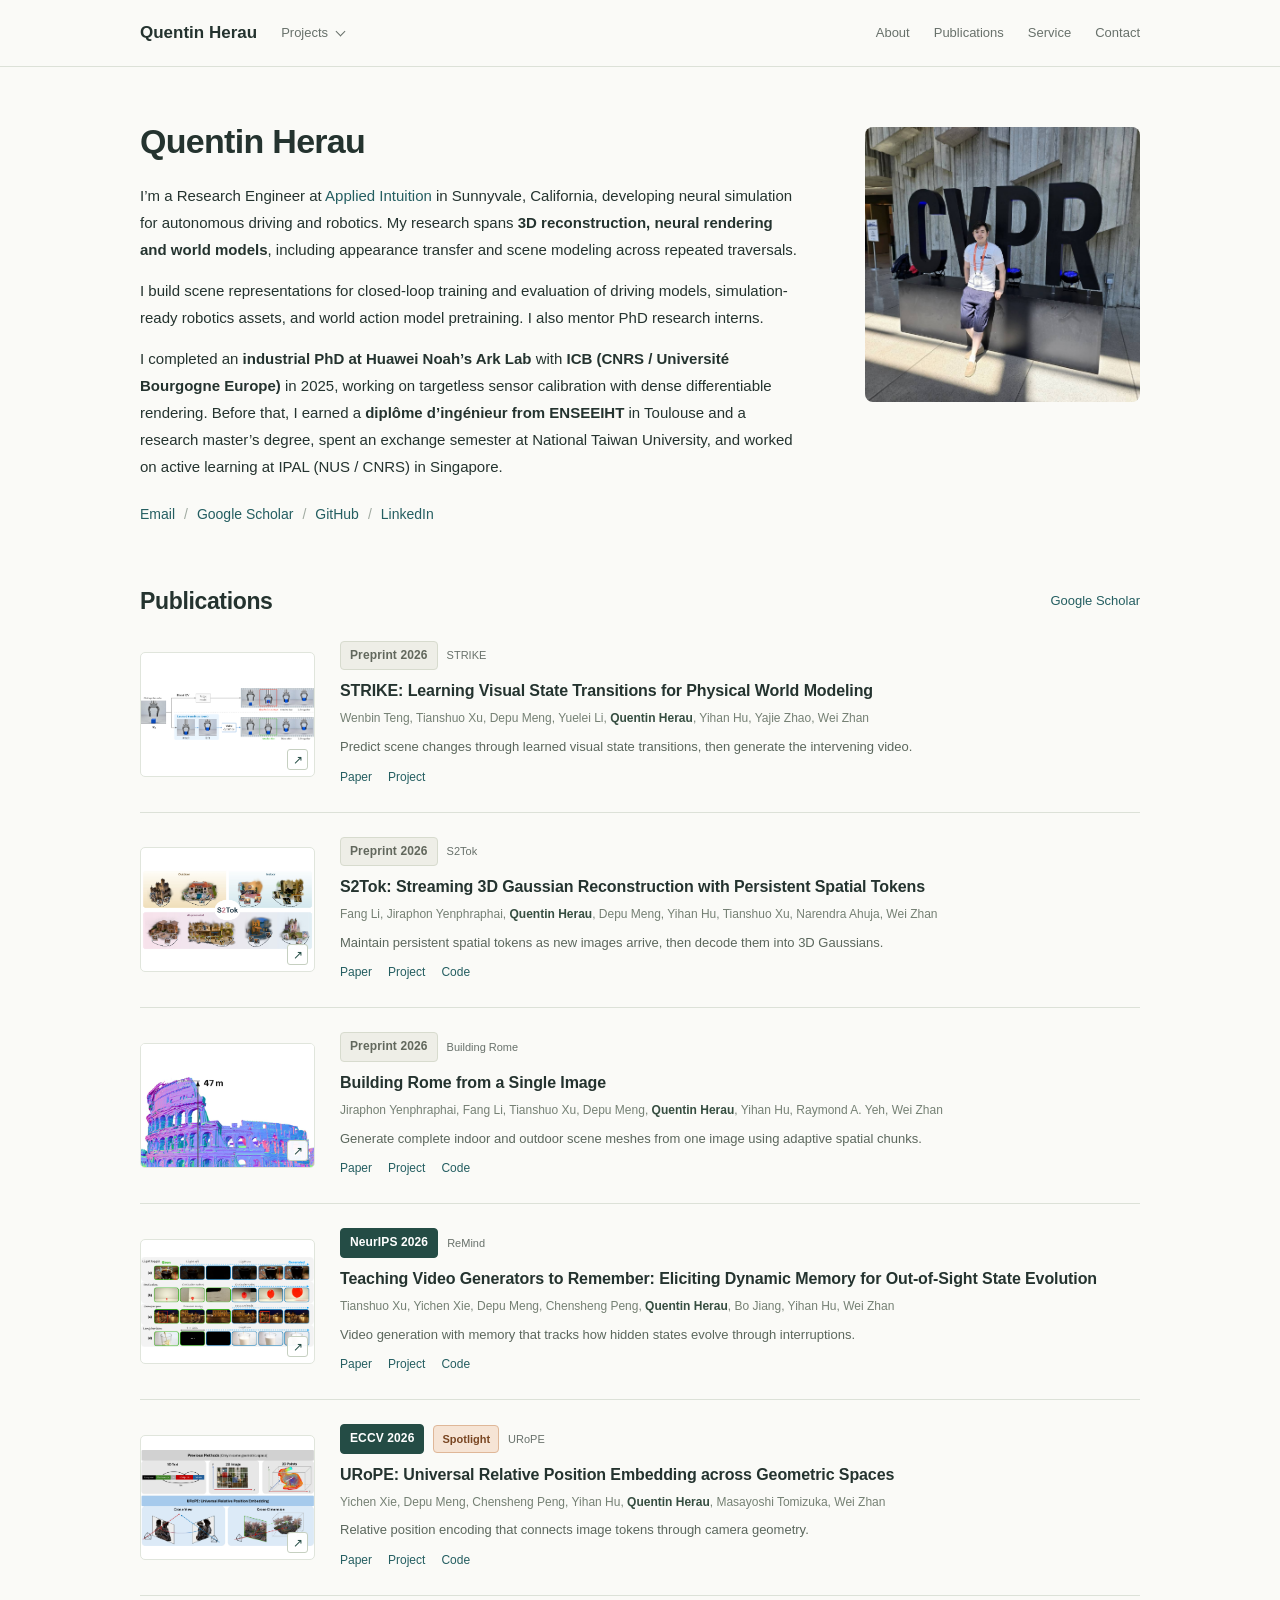
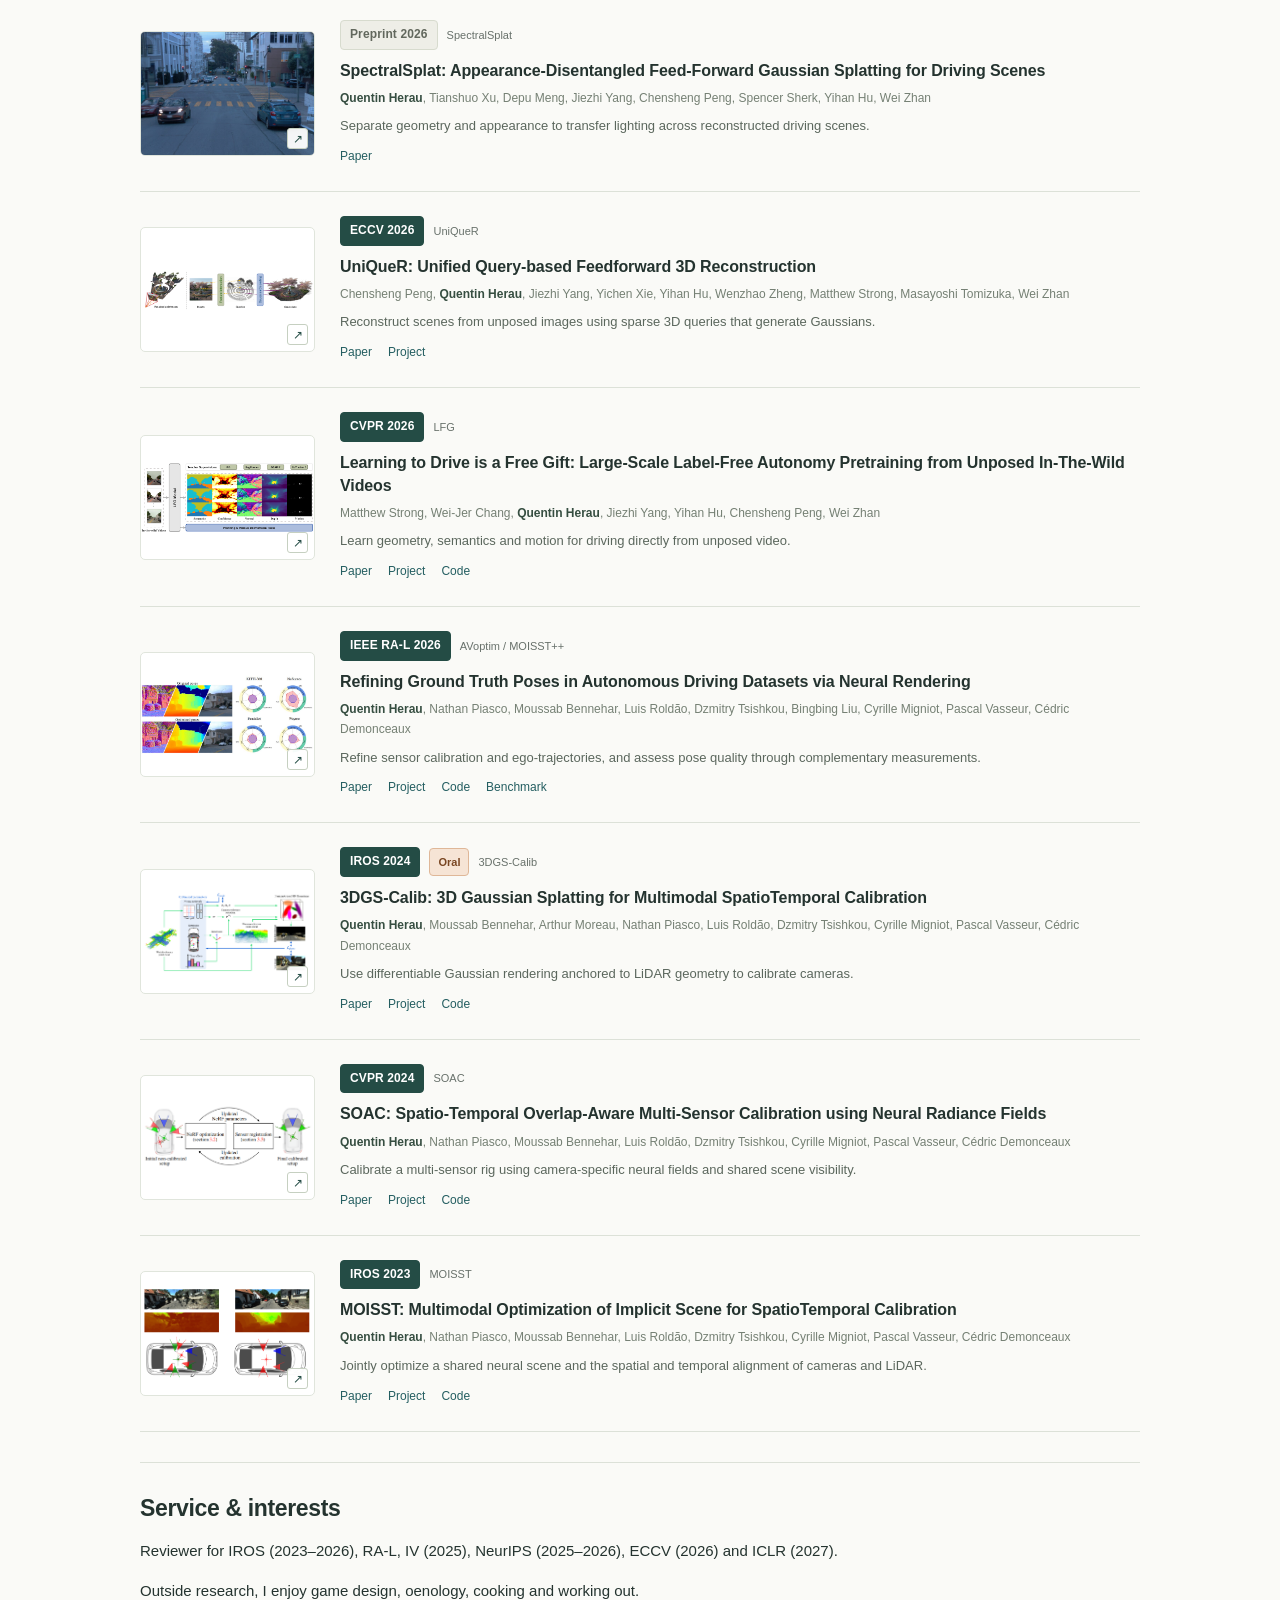
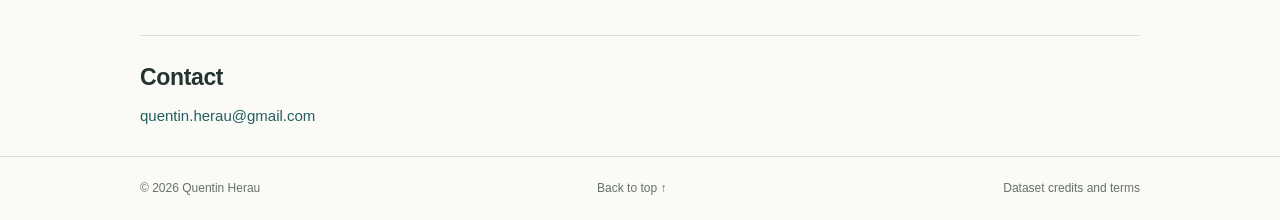
<file: index.html>
<!doctype html>
<html lang="en"><head><meta charset="utf-8"><meta name="viewport" content="width=device-width,initial-scale=1">
<title>Quentin Herau | 3D Vision &amp; Neural Rendering</title>
<meta name="description" content="Quentin Herau, Research Engineer at Applied Intuition. Publications on 3D reconstruction, neural rendering, world models and camera–LiDAR calibration.">
<meta name="author" content="Quentin Herau">
<meta name="robots" content="max-image-preview:large">
<meta name="theme-color" content="#fafaf7">
<link rel="canonical" href="https://qherau.github.io/">
<meta property="og:title" content="Quentin Herau | 3D Vision &amp; Neural Rendering">
<meta property="og:description" content="Quentin Herau, Research Engineer at Applied Intuition. Publications on 3D reconstruction, neural rendering, world models and camera–LiDAR calibration.">
<meta property="og:type" content="profile">
<meta property="og:site_name" content="Quentin Herau">
<meta property="og:locale" content="en_US">
<meta property="og:url" content="https://qherau.github.io/">
<meta property="profile:first_name" content="Quentin">
<meta property="profile:last_name" content="Herau">
<meta property="og:image" content="https://qherau.github.io/assets/quentin-herau-cvpr.jpg">
<meta property="og:image:width" content="1280">
<meta property="og:image:height" content="1226">
<meta property="og:image:alt" content="Quentin Herau standing beside the CVPR sign.">
<meta name="twitter:card" content="summary">
<meta name="twitter:title" content="Quentin Herau | 3D Vision &amp; Neural Rendering">
<meta name="twitter:description" content="Quentin Herau, Research Engineer at Applied Intuition. Publications on 3D reconstruction, neural rendering, world models and camera–LiDAR calibration.">
<meta name="twitter:image" content="https://qherau.github.io/assets/quentin-herau-cvpr.jpg">
<meta name="twitter:image:alt" content="Quentin Herau standing beside the CVPR sign.">
<script type="application/ld+json">{
  "@context": "https://schema.org",
  "@graph": [
    {
      "@type": "WebSite",
      "@id": "https://qherau.github.io/#website",
      "url": "https://qherau.github.io/",
      "name": "Quentin Herau",
      "inLanguage": "en",
      "author": {
        "@id": "https://qherau.github.io/#person"
      }
    },
    {
      "@type": "ProfilePage",
      "@id": "https://qherau.github.io/#profile",
      "url": "https://qherau.github.io/",
      "name": "Quentin Herau | 3D Vision & Neural Rendering",
      "description": "Quentin Herau, Research Engineer at Applied Intuition. Publications on 3D reconstruction, neural rendering, world models and camera–LiDAR calibration.",
      "inLanguage": "en",
      "isPartOf": {
        "@id": "https://qherau.github.io/#website"
      },
      "mainEntity": {
        "@id": "https://qherau.github.io/#person"
      }
    },
    {
      "@type": "Person",
      "@id": "https://qherau.github.io/#person",
      "name": "Quentin Herau",
      "url": "https://qherau.github.io/",
      "image": "https://qherau.github.io/assets/quentin-herau-cvpr.jpg",
      "jobTitle": "Research Engineer",
      "worksFor": {
        "@type": "Organization",
        "name": "Applied Intuition",
        "url": "https://www.appliedintuition.com/"
      },
      "knowsAbout": [
        "3D reconstruction",
        "Neural rendering",
        "World models",
        "Camera–LiDAR calibration",
        "Autonomous driving",
        "Robotics"
      ],
      "sameAs": [
        "https://scholar.google.com/citations?user=dxHTZAkAAAAJ&hl=en",
        "https://github.com/qherau",
        "https://www.linkedin.com/in/quentin-herau-phd-38378b140"
      ]
    }
  ]
}</script>
<link rel="icon" href="data:,"><link rel="stylesheet" href="assets/personal.css?v=878e41f2a589"><script src="assets/personal.js?v=13d320687bf7" defer></script></head>
<body><a class="skip-link" href="#main">Skip to content</a>
<header class="site-header"><nav class="wrap nav" aria-label="Main navigation"><div class="nav-start"><a class="brand" href="#top">Quentin Herau</a><details class="site-switcher" data-site-switcher><summary>Projects</summary><nav class="site-options" aria-label="Projects"><a href="https://qherau.github.io/" data-preview-path="../Personal/" aria-current="page">Personal page</a><a href="https://qherau.github.io/MOISST/" data-preview-path="../MOISST/">MOISST</a><a href="https://qherau.github.io/SOAC/" data-preview-path="../SOAC/">SOAC</a><a href="https://qherau.github.io/3DGS-Calib/" data-preview-path="../3DGS-Calib/">3DGS-Calib</a><a href="https://qherau.github.io/AVoptim/" data-preview-path="../AVoptim/">AVoptim</a></nav></details></div><button class="menu-button" type="button" data-menu aria-controls="nav-links" aria-expanded="false">Menu</button><div class="nav-links" id="nav-links"><a href="#top">About</a><a href="#publications">Publications</a><a href="#background">Service</a><a href="mailto:quentin.herau@gmail.com">Contact</a></div></nav></header>
<main id="main"><section class="intro wrap" id="top" aria-labelledby="name"><div class="intro-copy">
<h1 id="name">Quentin Herau</h1>
<p>I’m a Research Engineer at <a href="https://www.appliedintuition.com/">Applied Intuition</a> in Sunnyvale, California, developing neural simulation for autonomous driving and robotics. My research spans <strong>3D reconstruction, neural rendering and world models</strong>, including appearance transfer and scene modeling across repeated traversals.</p>
<p>I build scene representations for closed-loop training and evaluation of driving models, simulation-ready robotics assets, and world action model pretraining. I also mentor PhD research interns.</p>
<p>I completed an <strong>industrial PhD at Huawei Noah’s Ark Lab</strong> with <strong>ICB (CNRS / Université Bourgogne Europe)</strong> in 2025, working on targetless sensor calibration with dense differentiable rendering. Before that, I earned a <strong>diplôme d’ingénieur from ENSEEIHT</strong> in Toulouse and a research master’s degree, spent an exchange semester at National Taiwan University, and worked on active learning at IPAL (NUS / CNRS) in Singapore.</p>
<div class="profile-links"><a href="mailto:quentin.herau@gmail.com">Email</a><span aria-hidden="true">/</span><a class="" href="https://scholar.google.com/citations?user=dxHTZAkAAAAJ&amp;hl=en" rel="me">Google Scholar</a><span aria-hidden="true">/</span><a class="" href="https://github.com/qherau" rel="me">GitHub</a><span aria-hidden="true">/</span><a class="" href="https://www.linkedin.com/in/quentin-herau-phd-38378b140" rel="me">LinkedIn</a></div></div>
<figure class="portrait-frame"><img id="profile-photo" src="assets/quentin-herau-cvpr.jpg" width="1280" height="1226" alt="Quentin Herau standing beside the CVPR sign." fetchpriority="high"></figure></section>
<section class="publications-section wrap" id="publications" aria-labelledby="publications-title"><div class="section-heading"><h2 id="publications-title">Publications</h2><a class="text-link" href="https://scholar.google.com/citations?user=dxHTZAkAAAAJ&amp;hl=en" rel="me">Google Scholar</a></div>
<div class="papers"><article class="paper" data-topic="worlds" id="paper-strike">
    <a class="paper-image zoom-image" href="assets/strike-teaser.png" data-caption="Published STRIKE comparison: a robotic gripper attaches to a cube before lifting it, using learned visual transitions." aria-label="Enlarge STRIKE figure"><img src="assets/strike-teaser.png" width="2028" height="600" alt="Published STRIKE comparison: a robotic gripper attaches to a cube before lifting it, using learned visual transitions." loading="lazy"><span class="image-corner" aria-hidden="true">↗</span></a>
    <div class="paper-content"><div class="paper-meta"><span class="venue-badge venue-preprint">Preprint 2026</span><span class="paper-name">STRIKE</span></div>
    <h3><a class="" href="https://arxiv.org/abs/2610.09514">STRIKE: Learning Visual State Transitions for Physical World Modeling</a></h3><p class="authors">Wenbin Teng, Tianshuo Xu, Depu Meng, Yuelei Li, <strong>Quentin Herau</strong>, Yihan Hu, Yajie Zhao, Wei Zhan</p><p class="paper-description">Predict scene changes through learned visual state transitions, then generate the intervening video.</p><div class="paper-links"><a class="" href="https://arxiv.org/abs/2610.09514">Paper</a><a class="" href="https://strike-applied.github.io/">Project</a></div></div></article><article class="paper" data-topic="reconstruction" id="paper-s2tok">
    <a class="paper-image zoom-image" href="assets/s2tok-teaser.jpg" data-caption="Published S2Tok reconstructions of outdoor, indoor and AI-generated scenes from sequential images." aria-label="Enlarge S2Tok figure"><img src="assets/s2tok-teaser.jpg" width="4800" height="2266" alt="Published S2Tok reconstructions of outdoor, indoor and AI-generated scenes from sequential images." loading="lazy"><span class="image-corner" aria-hidden="true">↗</span></a>
    <div class="paper-content"><div class="paper-meta"><span class="venue-badge venue-preprint">Preprint 2026</span><span class="paper-name">S2Tok</span></div>
    <h3><a class="" href="https://arxiv.org/abs/2610.08978">S2Tok: Streaming 3D Gaussian Reconstruction with Persistent Spatial Tokens</a></h3><p class="authors">Fang Li, Jiraphon Yenphraphai, <strong>Quentin Herau</strong>, Depu Meng, Yihan Hu, Tianshuo Xu, Narendra Ahuja, Wei Zhan</p><p class="paper-description">Maintain persistent spatial tokens as new images arrive, then decode them into 3D Gaussians.</p><div class="paper-links"><a class="" href="https://arxiv.org/abs/2610.08978">Paper</a><a class="" href="https://s2tok.github.io/">Project</a><a class="" href="https://github.com/Applied-Intuition-Open-Source/S2Tok">Code</a></div></div></article><article class="paper" data-topic="reconstruction" id="paper-building-rome">
    <a class="paper-image zoom-image" href="assets/building-rome-teaser.jpg" data-caption="Published Building Rome reconstruction of the Colosseum, shown with surface normals and a 47 metre height annotation." aria-label="Enlarge Building Rome figure"><img src="assets/building-rome-teaser.jpg" width="1024" height="1024" alt="Published Building Rome reconstruction of the Colosseum, shown with surface normals and a 47 metre height annotation." loading="lazy"><span class="image-corner" aria-hidden="true">↗</span></a>
    <div class="paper-content"><div class="paper-meta"><span class="venue-badge venue-preprint">Preprint 2026</span><span class="paper-name">Building Rome</span></div>
    <h3><a class="" href="https://arxiv.org/abs/2610.08790">Building Rome from a Single Image</a></h3><p class="authors">Jiraphon Yenphraphai, Fang Li, Tianshuo Xu, Depu Meng, <strong>Quentin Herau</strong>, Yihan Hu, Raymond A. Yeh, Wei Zhan</p><p class="paper-description">Generate complete indoor and outdoor scene meshes from one image using adaptive spatial chunks.</p><div class="paper-links"><a class="" href="https://arxiv.org/abs/2610.08790">Paper</a><a class="" href="https://build-rome.github.io/">Project</a><a class="" href="https://github.com/Applied-Intuition-Open-Source/BuildRome">Code</a></div></div></article><article class="paper" data-topic="worlds" id="paper-remind">
    <a class="paper-image zoom-image" href="assets/remind-teaser.png" data-caption="Published ReMind overview of evolving scene states and memory across interrupted observations." aria-label="Enlarge ReMind figure"><img src="assets/remind-teaser.png" width="2047" height="1063" alt="Published ReMind overview of evolving scene states and memory across interrupted observations." loading="lazy"><span class="image-corner" aria-hidden="true">↗</span></a>
    <div class="paper-content"><div class="paper-meta"><span class="venue-badge venue-published">NeurIPS 2026</span><span class="paper-name">ReMind</span></div>
    <h3><a class="" href="https://arxiv.org/abs/2605.25333">Teaching Video Generators to Remember: Eliciting Dynamic Memory for Out-of-Sight State Evolution</a></h3><p class="authors">Tianshuo Xu, Yichen Xie, Depu Meng, Chensheng Peng, <strong>Quentin Herau</strong>, Bo Jiang, Yihan Hu, Wei Zhan</p><p class="paper-description">Video generation with memory that tracks how hidden states evolve through interruptions.</p><div class="paper-links"><a class="" href="https://arxiv.org/abs/2605.25333">Paper</a><a class="" href="https://remind-applied.github.io/">Project</a><a class="" href="https://github.com/Applied-Intuition-Open-Source/ReMind">Code</a></div></div></article><article class="paper" data-topic="reconstruction" id="paper-urope">
    <a class="paper-image zoom-image" href="assets/urope-teaser.jpg" data-caption="Published URoPE concept figure connecting positions across views and geometric spaces." aria-label="Enlarge URoPE figure"><img src="assets/urope-teaser.jpg" width="3713" height="2067" alt="Published URoPE concept figure connecting positions across views and geometric spaces." loading="lazy"><span class="image-corner" aria-hidden="true">↗</span></a>
    <div class="paper-content"><div class="paper-meta"><span class="venue-badge venue-published">ECCV 2026</span><span class="venue-distinction">Spotlight</span><span class="paper-name">URoPE</span></div>
    <h3><a class="" href="https://arxiv.org/abs/2604.18747">URoPE: Universal Relative Position Embedding across Geometric Spaces</a></h3><p class="authors">Yichen Xie, Depu Meng, Chensheng Peng, Yihan Hu, <strong>Quentin Herau</strong>, Masayoshi Tomizuka, Wei Zhan</p><p class="paper-description">Relative position encoding that connects image tokens through camera geometry.</p><div class="paper-links"><a class="" href="https://arxiv.org/abs/2604.18747">Paper</a><a class="" href="https://urope-pe.github.io/">Project</a><a class="" href="https://github.com/Applied-Intuition-Open-Source/URoPE">Code</a></div></div></article><article class="paper" data-topic="reconstruction" id="paper-spectralsplat">
    <a class="paper-image zoom-image" href="assets/spectral-original.jpg" data-caption="Published SpectralSplat reconstruction of a street scene." aria-label="Enlarge SpectralSplat figure"><img src="assets/spectral-original.jpg" width="518" height="350" alt="Published SpectralSplat reconstruction of a street scene." loading="lazy"><span class="image-corner" aria-hidden="true">↗</span></a>
    <div class="paper-content"><div class="paper-meta"><span class="venue-badge venue-preprint">Preprint 2026</span><span class="paper-name">SpectralSplat</span></div>
    <h3><a class="" href="https://arxiv.org/abs/2604.03462">SpectralSplat: Appearance-Disentangled Feed-Forward Gaussian Splatting for Driving Scenes</a></h3><p class="authors"><strong>Quentin Herau</strong>, Tianshuo Xu, Depu Meng, Jiezhi Yang, Chensheng Peng, Spencer Sherk, Yihan Hu, Wei Zhan</p><p class="paper-description">Separate geometry and appearance to transfer lighting across reconstructed driving scenes.</p><div class="paper-links"><a class="" href="https://arxiv.org/abs/2604.03462">Paper</a></div></div></article><article class="paper" data-topic="reconstruction" id="paper-uniquer">
    <a class="paper-image zoom-image" href="assets/uniquer-teaser.png" data-caption="Published comparison of pixel-aligned and query-based 3D scene representations." aria-label="Enlarge UniQueR figure"><img src="assets/uniquer-teaser.png" width="4374" height="1048" alt="Published comparison of pixel-aligned and query-based 3D scene representations." loading="lazy"><span class="image-corner" aria-hidden="true">↗</span></a>
    <div class="paper-content"><div class="paper-meta"><span class="venue-badge venue-published">ECCV 2026</span><span class="paper-name">UniQueR</span></div>
    <h3><a class="" href="https://arxiv.org/abs/2603.22851">UniQueR: Unified Query-based Feedforward 3D Reconstruction</a></h3><p class="authors">Chensheng Peng, <strong>Quentin Herau</strong>, Jiezhi Yang, Yichen Xie, Yihan Hu, Wenzhao Zheng, Matthew Strong, Masayoshi Tomizuka, Wei Zhan</p><p class="paper-description">Reconstruct scenes from unposed images using sparse 3D queries that generate Gaussians.</p><div class="paper-links"><a class="" href="https://arxiv.org/abs/2603.22851">Paper</a><a class="" href="https://uniquer3d.github.io/">Project</a></div></div></article><article class="paper" data-topic="worlds" id="paper-lfg">
    <a class="paper-image zoom-image" href="assets/lfg-teaser.png" data-caption="Published LFG teaser showing observed and predicted scene geometry, semantics and motion." aria-label="Enlarge LFG figure"><img src="assets/lfg-teaser.png" width="2633" height="1108" alt="Published LFG teaser showing observed and predicted scene geometry, semantics and motion." loading="lazy"><span class="image-corner" aria-hidden="true">↗</span></a>
    <div class="paper-content"><div class="paper-meta"><span class="venue-badge venue-published">CVPR 2026</span><span class="paper-name">LFG</span></div>
    <h3><a class="" href="https://openaccess.thecvf.com/content/CVPR2026/html/Strong_Learning_to_Drive_is_a_Free_Gift_Large-Scale_Label-Free_Autonomy_CVPR_2026_paper.html">Learning to Drive is a Free Gift: Large-Scale Label-Free Autonomy Pretraining from Unposed In-The-Wild Videos</a></h3><p class="authors">Matthew Strong, Wei-Jer Chang, <strong>Quentin Herau</strong>, Jiezhi Yang, Yihan Hu, Chensheng Peng, Wei Zhan</p><p class="paper-description">Learn geometry, semantics and motion for driving directly from unposed video.</p><div class="paper-links"><a class="" href="https://openaccess.thecvf.com/content/CVPR2026/html/Strong_Learning_to_Drive_is_a_Free_Gift_Large-Scale_Label-Free_Autonomy_CVPR_2026_paper.html">Paper</a><a class="" href="https://lfg-ai.github.io/">Project</a><a class="" href="https://github.com/Applied-Intuition-Open-Source/LFG">Code</a></div></div></article><article class="paper" data-topic="calibration" id="paper-avoptim">
    <a class="paper-image zoom-image" href="assets/avoptim-teaser.JPG" data-caption="Published AVoptim pose refinement comparisons and evaluation plots." aria-label="Enlarge AVoptim figure"><img src="assets/avoptim-teaser.JPG" width="1217" height="577" alt="Published AVoptim pose refinement comparisons and evaluation plots." loading="lazy"><span class="image-corner" aria-hidden="true">↗</span></a>
    <div class="paper-content"><div class="paper-meta"><span class="venue-badge venue-published">IEEE RA-L 2026</span><span class="paper-name">AVoptim / MOISST++</span></div>
    <h3><a class="" href="https://arxiv.org/abs/2504.15776">Refining Ground Truth Poses in Autonomous Driving Datasets via Neural Rendering</a></h3><p class="authors"><strong>Quentin Herau</strong>, Nathan Piasco, Moussab Bennehar, Luis Roldão, Dzmitry Tsishkou, Bingbing Liu, Cyrille Migniot, Pascal Vasseur, Cédric Demonceaux</p><p class="paper-description">Refine sensor calibration and ego-trajectories, and assess pose quality through complementary measurements.</p><div class="paper-links"><a class="" href="https://arxiv.org/abs/2504.15776">Paper</a><a class="" href="https://qherau.github.io/AVoptim/" data-preview-path="../AVoptim/">Project</a><a class="" href="https://github.com/qherau/neural-calibration">Code</a><a class="" href="https://github.com/qherau/avoptim-benchmark">Benchmark</a></div></div></article><article class="paper" data-topic="calibration" id="paper-3dgs-calib">
    <a class="paper-image zoom-image" href="assets/gs-method.png" data-caption="Published 3DGS-Calib architecture from LiDAR geometry to camera calibration." aria-label="Enlarge 3DGS-Calib figure"><img src="assets/gs-method.png" width="1425" height="684" alt="Published 3DGS-Calib architecture from LiDAR geometry to camera calibration." loading="lazy"><span class="image-corner" aria-hidden="true">↗</span></a>
    <div class="paper-content"><div class="paper-meta"><span class="venue-badge venue-published">IROS 2024</span><span class="venue-distinction">Oral</span><span class="paper-name">3DGS-Calib</span></div>
    <h3><a class="" href="https://arxiv.org/abs/2403.11577">3DGS-Calib: 3D Gaussian Splatting for Multimodal SpatioTemporal Calibration</a></h3><p class="authors"><strong>Quentin Herau</strong>, Moussab Bennehar, Arthur Moreau, Nathan Piasco, Luis Roldão, Dzmitry Tsishkou, Cyrille Migniot, Pascal Vasseur, Cédric Demonceaux</p><p class="paper-description">Use differentiable Gaussian rendering anchored to LiDAR geometry to calibrate cameras.</p><div class="paper-links"><a class="" href="https://arxiv.org/abs/2403.11577">Paper</a><a class="" href="https://qherau.github.io/3DGS-Calib/" data-preview-path="../3DGS-Calib/">Project</a><a class="" href="https://github.com/qherau/neural-calibration">Code</a></div></div></article><article class="paper" data-topic="calibration" id="paper-soac">
    <a class="paper-image zoom-image" href="assets/soac-teaser.png" data-caption="Published SOAC overview of neural scene fitting and sensor calibration." aria-label="Enlarge SOAC figure"><img src="assets/soac-teaser.png" width="727" height="277" alt="Published SOAC overview of neural scene fitting and sensor calibration." loading="lazy"><span class="image-corner" aria-hidden="true">↗</span></a>
    <div class="paper-content"><div class="paper-meta"><span class="venue-badge venue-published">CVPR 2024</span><span class="paper-name">SOAC</span></div>
    <h3><a class="" href="https://openaccess.thecvf.com/content/CVPR2024/html/Herau_SOAC_Spatio-Temporal_Overlap-Aware_Multi-Sensor_Calibration_using_Neural_Radiance_Fields_CVPR_2024_paper.html">SOAC: Spatio-Temporal Overlap-Aware Multi-Sensor Calibration using Neural Radiance Fields</a></h3><p class="authors"><strong>Quentin Herau</strong>, Nathan Piasco, Moussab Bennehar, Luis Roldão, Dzmitry Tsishkou, Cyrille Migniot, Pascal Vasseur, Cédric Demonceaux</p><p class="paper-description">Calibrate a multi-sensor rig using camera-specific neural fields and shared scene visibility.</p><div class="paper-links"><a class="" href="https://openaccess.thecvf.com/content/CVPR2024/html/Herau_SOAC_Spatio-Temporal_Overlap-Aware_Multi-Sensor_Calibration_using_Neural_Radiance_Fields_CVPR_2024_paper.html">Paper</a><a class="" href="https://qherau.github.io/SOAC/" data-preview-path="../SOAC/">Project</a><a class="" href="https://github.com/qherau/neural-calibration">Code</a></div></div></article><article class="paper" data-topic="calibration" id="paper-moisst">
    <a class="paper-image zoom-image" href="assets/moisst-teaser.png" data-caption="Published MOISST sensor alignment and image/depth overview." aria-label="Enlarge MOISST figure"><img src="assets/moisst-teaser.png" width="850" height="468" alt="Published MOISST sensor alignment and image/depth overview." loading="lazy"><span class="image-corner" aria-hidden="true">↗</span></a>
    <div class="paper-content"><div class="paper-meta"><span class="venue-badge venue-published">IROS 2023</span><span class="paper-name">MOISST</span></div>
    <h3><a class="" href="https://arxiv.org/abs/2303.03056">MOISST: Multimodal Optimization of Implicit Scene for SpatioTemporal Calibration</a></h3><p class="authors"><strong>Quentin Herau</strong>, Nathan Piasco, Moussab Bennehar, Luis Roldão, Dzmitry Tsishkou, Cyrille Migniot, Pascal Vasseur, Cédric Demonceaux</p><p class="paper-description">Jointly optimize a shared neural scene and the spatial and temporal alignment of cameras and LiDAR.</p><div class="paper-links"><a class="" href="https://arxiv.org/abs/2303.03056">Paper</a><a class="" href="https://qherau.github.io/MOISST/" data-preview-path="../MOISST/">Project</a><a class="" href="https://github.com/qherau/neural-calibration">Code</a></div></div></article></div></section>
<section class="about-section wrap" id="background" aria-labelledby="background-title"><h2 id="background-title">Service &amp; interests</h2><div class="about-copy"><p>Reviewer for IROS (2023–2026), RA-L, IV (2025), NeurIPS (2025–2026), ECCV (2026) and ICLR (2027).</p><p>Outside research, I enjoy game design, oenology, cooking and working out.</p></div></section>
<section class="contact-section wrap" id="contact" aria-labelledby="contact-title"><h2 id="contact-title">Contact</h2><p><a href="mailto:quentin.herau@gmail.com">quentin.herau@gmail.com</a></p></section></main>
<footer class="site-footer"><div class="wrap"><span>© 2026 Quentin Herau</span><a href="#top">Back to top ↑</a><a href="data-terms.html">Dataset credits and terms</a></div></footer>
<dialog id="figure-dialog" aria-labelledby="figure-caption"><div class="dialog-top"><span>Research figure</span><button type="button" id="close-figure" aria-label="Close enlarged figure">Close ×</button></div><img id="dialog-image" alt=""><p id="figure-caption"></p><a id="dialog-source" href="assets/spectral-original.jpg">Open original image ↗</a></dialog><p class="sr-only" id="interaction-status" role="status" aria-live="polite"></p>
</body></html>
</file>
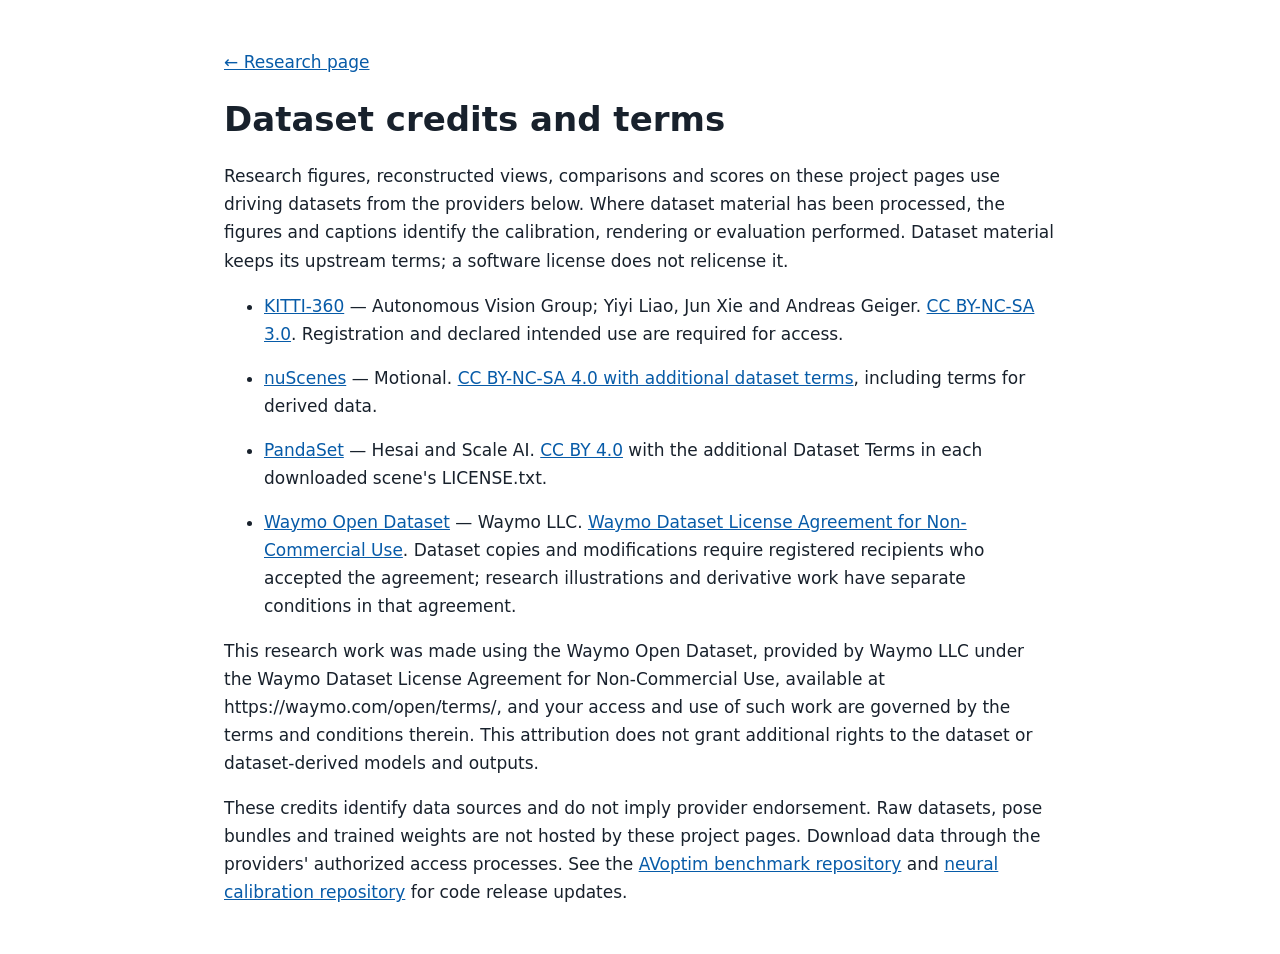
<file: data-terms.html>
<!doctype html><html lang="en"><head><meta charset="utf-8"><meta name="viewport" content="width=device-width, initial-scale=1"><title>Dataset Credits and Terms | Quentin Herau</title><meta name="description" content="Dataset credits and upstream terms for KITTI-360, nuScenes, PandaSet and the Waymo Open Dataset used in Quentin Herau’s calibration and reconstruction research."><link rel="canonical" href="https://qherau.github.io/data-terms.html"><style>body{font:17px/1.65 system-ui,sans-serif;max-width:52rem;margin:3rem auto;padding:0 1.2rem;color:#18212c;background:#fff}a{color:#075ba8;overflow-wrap:anywhere}li{margin:1rem 0}h1{line-height:1.2}</style></head><body><a href="index.html">← Research page</a><main><h1>Dataset credits and terms</h1>
<p>Research figures, reconstructed views, comparisons and scores on these project pages use driving datasets from the providers below. Where dataset material has been processed, the figures and captions identify the calibration, rendering or evaluation performed. Dataset material keeps its upstream terms; a software license does not relicense it.</p>
<ul>
<li><a href="https://www.cvlibs.net/datasets/kitti-360/">KITTI-360</a> — Autonomous Vision Group; Yiyi Liao, Jun Xie and Andreas Geiger. <a href="https://creativecommons.org/licenses/by-nc-sa/3.0/">CC BY-NC-SA 3.0</a>. Registration and declared intended use are required for access.</li>
<li><a href="https://www.nuscenes.org/">nuScenes</a> — Motional. <a href="https://www.nuscenes.org/terms-of-use">CC BY-NC-SA 4.0 with additional dataset terms</a>, including terms for derived data.</li>
<li><a href="https://github.com/scaleapi/pandaset-devkit">PandaSet</a> — Hesai and Scale AI. <a href="https://creativecommons.org/licenses/by/4.0/">CC BY 4.0</a> with the additional Dataset Terms in each downloaded scene's LICENSE.txt.</li>
<li><a href="https://waymo.com/open/">Waymo Open Dataset</a> — Waymo LLC. <a href="https://waymo.com/open/terms/">Waymo Dataset License Agreement for Non-Commercial Use</a>. Dataset copies and modifications require registered recipients who accepted the agreement; research illustrations and derivative work have separate conditions in that agreement.</li>
</ul>
<p>This research work was made using the Waymo Open Dataset, provided by Waymo LLC under the Waymo Dataset License Agreement for Non-Commercial Use, available at https://waymo.com/open/terms/, and your access and use of such work are governed by the terms and conditions therein. This attribution does not grant additional rights to the dataset or dataset-derived models and outputs.</p>
<p>These credits identify data sources and do not imply provider endorsement. Raw datasets, pose bundles and trained weights are not hosted by these project pages. Download data through the providers' authorized access processes. See the <a href="https://github.com/qherau/avoptim-benchmark">AVoptim benchmark repository</a> and <a href="https://github.com/qherau/neural-calibration">neural calibration repository</a> for code release updates.</p></main></body></html>
</file>
<file: assets/personal.css>
@charset "UTF-8";
:root{--paper:#fafaf7;--ink:#24332f;--muted:#68716b;--green:#244c45;--line:#dce1d8;--peach:#edb083;--sans:Inter,'Avenir Next',Avenir,-apple-system,BlinkMacSystemFont,'Segoe UI',sans-serif}
*{box-sizing:border-box}html{scroll-behavior:smooth;scroll-padding-top:85px}body{margin:0;background:var(--paper);color:var(--ink);font-family:var(--sans);font-size:15px;line-height:1.75;-webkit-font-smoothing:antialiased}a{color:#245e61;text-decoration:none}a:hover{text-decoration:underline;text-underline-offset:4px}button{font:inherit;color:inherit;cursor:pointer}img{display:block;max-width:100%}h1,h2,h3,p,figure{margin:0}h1,h2,h3{line-height:1.3}a,button{touch-action:manipulation}a:focus-visible,button:focus-visible,summary:focus-visible{outline:3px solid #a65424;outline-offset:4px}article[hidden],button[hidden]{display:none}.wrap{width:min(1000px,calc(100% - 64px));margin-inline:auto}.skip-link{position:fixed;top:-90px;left:20px;background:var(--green);color:#fff;padding:12px;z-index:100}.skip-link:focus{top:10px}
.site-header{border-bottom:1px solid var(--line);background:rgba(250,250,247,.96);position:sticky;top:0;z-index:20;backdrop-filter:blur(10px)}.nav{display:flex;align-items:center;justify-content:space-between;gap:24px;min-height:66px}.brand{font-size:17px;font-weight:600;color:var(--ink);white-space:nowrap}.nav-links{display:flex;gap:24px;font-size:13px}.nav-links a{color:var(--muted)}
.intro{display:grid;grid-template-columns:minmax(0,1fr) 275px;gap:62px;align-items:center;padding-top:52px;padding-bottom:46px}.intro h1{font-size:34px;font-weight:600;letter-spacing:-.7px;margin-bottom:19px}.intro-copy>p{margin-top:14px;line-height:1.8}.intro strong{font-weight:600}.profile-links{display:flex;align-items:center;flex-wrap:wrap;gap:9px;margin-top:22px;font-size:14px}.profile-links span{color:#a0aaa1}.portrait-frame{width:100%;align-self:start;margin-top:8px}.portrait-frame>img{width:100%;height:auto;aspect-ratio:1/1;object-fit:cover;object-position:44% 50%;border-radius:8px}.portrait-frame figcaption{font-size:11px;color:var(--muted);text-align:center;padding-top:7px}
h2{font-size:23px;font-weight:600;letter-spacing:-.35px}.research-section{padding-top:26px;padding-bottom:28px;border-top:1px solid var(--line)}.research-section>p{margin-top:13px;max-width:880px}.research-section a{font-weight:500}.publications-section{padding-top:14px;padding-bottom:30px}.section-heading{display:flex;align-items:center;justify-content:space-between;gap:20px}.section-heading>.text-link{font-size:13px}.publication-toolbar{display:flex;align-items:center;justify-content:space-between;gap:15px;margin:22px 0 5px}.filters{display:none;gap:7px;flex-wrap:wrap}.js .filters{display:flex}.filters button{background:transparent;border:1px solid #bfcabe;border-radius:5px;padding:6px 12px;font-size:12px;line-height:1.5}.filters button[aria-pressed=true]{background:var(--green);border-color:var(--green);color:#fff}.filters button:hover{border-color:var(--green)}.filter-count{font-size:12px;color:var(--muted);white-space:nowrap}
.paper{display:grid;grid-template-columns:175px minmax(0,1fr);gap:25px;padding:24px 0;border-bottom:1px solid var(--line);min-width:0}.paper-image{align-self:center;position:relative;width:100%;height:125px;display:grid;place-items:center;background:#fff;border:1px solid #e0e5dc;border-radius:5px;overflow:hidden}.paper-image img{width:100%;height:100%;object-fit:contain}.paper-image[href*="spectral"] img{object-fit:cover}.image-corner{position:absolute;right:6px;bottom:6px;width:21px;height:21px;display:grid;place-items:center;background:rgba(255,255,255,.94);border:1px solid #c6d0c1;color:var(--green);border-radius:3px;font-size:12px}.paper-meta{display:flex;flex-wrap:wrap;align-items:center;gap:7px 9px;margin-bottom:9px;line-height:1.3}.venue-badge{display:inline-flex;align-items:center;font-size:12px;font-weight:700;letter-spacing:.01em;padding:6px 9px;border-radius:4px;white-space:nowrap}.venue-published{background:#244c45;color:#fff;border:1px solid #244c45}.venue-preprint{background:#eeeee7;color:#62685d;border:1px solid #d7dbce}.venue-distinction{font-size:11px;font-weight:650;color:#794622;background:#f6e4d5;border:1px solid #dfb798;border-radius:4px;padding:6px 8px}.paper-name{font-size:11px;color:var(--muted)}.paper h3{font-size:16px;font-weight:600;line-height:1.45;letter-spacing:-.1px}.paper h3 a{color:var(--ink)}.authors{font-size:12px;line-height:1.7;color:#758074;margin-top:6px}.authors strong{color:#364e41;font-weight:600}.paper-description{font-size:13px;line-height:1.75;color:#5b675d;margin-top:7px}.paper-links{display:flex;gap:16px;font-size:12px;margin-top:8px}.publication-note{font-size:12px;color:var(--muted);margin-top:19px}
.about-section{padding:31px 0;border-top:1px solid var(--line)}.about-copy>p{margin-top:14px;max-width:900px}.contact-section{padding:27px 0;border-top:1px solid var(--line)}.contact-section p{margin-top:10px}.site-footer{padding:21px 0;border-top:1px solid var(--line)}.site-footer .wrap{display:flex;justify-content:space-between;gap:20px;font-size:12px;color:var(--muted)}.site-footer a{color:var(--muted)}
dialog{border:1px solid #678072;border-radius:8px;background:#f9f9f3;color:var(--ink);padding:20px;width:min(1160px,calc(100% - 44px));max-height:90vh;overflow:auto;box-shadow:0 24px 80px #0006}dialog::backdrop{background:#14221dce;backdrop-filter:blur(3px)}.dialog-top{display:flex;justify-content:space-between;align-items:center;font-size:12px;margin-bottom:15px}dialog button{border:1px solid #adbfa8;background:none;padding:6px 12px;border-radius:4px;font-size:12px}dialog>img{margin:auto;max-height:65vh;max-width:100%;object-fit:contain}dialog>p{font-size:12px;margin-top:14px}dialog>a{font-size:12px;display:inline-block;margin-top:8px}.sr-only{position:absolute;width:1px;height:1px;padding:0;margin:-1px;overflow:hidden;clip:rect(0,0,0,0);white-space:nowrap;border:0}
@media(max-width:900px){.intro{grid-template-columns:minmax(0,1fr) 235px;gap:34px}.demo-layout{grid-template-columns:minmax(0,1fr) 360px;gap:24px}.paper{grid-template-columns:150px minmax(0,1fr);gap:20px}.paper-image{height:115px}}
@media(max-width:680px){.wrap{width:calc(100% - 36px)}.nav{min-height:61px;gap:14px}.brand{font-size:15px}.nav-links{gap:14px;font-size:12px}.nav-links>a[href="#research"]{display:none}.intro{grid-template-columns:1fr;gap:25px;padding-top:30px;padding-bottom:30px}.intro h1{font-size:30px;margin-bottom:16px}.intro-copy>p{font-size:14px;line-height:1.8}.portrait-frame{width:235px;max-width:100%;justify-self:center}.profile-links{font-size:13px;gap:8px}.research-section{padding-top:23px;padding-bottom:23px}.research-section p{font-size:14px}.publication-toolbar{display:block;margin-top:18px}.filters{gap:6px}.filters button{font-size:11px;padding:6px 9px}.filter-count{margin-top:9px}.paper{grid-template-columns:125px minmax(0,1fr);gap:16px;padding:21px 0}.paper-image{height:110px;align-self:start;margin-top:2px}.paper h3{font-size:14px}.venue-badge{font-size:11px;padding:5px 7px}.venue-distinction{font-size:10px;padding:5px 6px}.paper-name{font-size:10px}.paper-meta{gap:6px;margin-bottom:8px}.authors{font-size:11px}.paper-description{font-size:12px}.paper-links{font-size:11px;gap:13px}.demo-layout{grid-template-columns:1fr;gap:20px}.demo-copy p{font-size:13px}.research-demo{padding:14px}.research-demo summary{font-size:13px}.about-copy p{font-size:14px}.contact-section p{font-size:14px}.site-footer .wrap{font-size:11px}dialog{width:calc(100% - 24px);padding:14px}}
@media(max-width:460px){.nav-links{gap:12px;font-size:11px}.brand{font-size:14px}.nav-links>a[href^="mailto"]{display:none}.paper{grid-template-columns:1fr;gap:14px}.paper-image{height:170px;width:100%;margin:0}.paper h3{font-size:16px}.authors{font-size:11px}.paper-description{font-size:13px}.paper-links{font-size:12px}.venue-badge{font-size:12px;padding:6px 9px}.venue-distinction{font-size:11px}.paper-meta{gap:7px}.section-heading h2,h2{font-size:22px}}
@media(prefers-reduced-motion:reduce){html{scroll-behavior:auto}*,*:before,*:after{transition:none!important;animation:none!important}}

.site-footer .wrap{flex-wrap:wrap}.related-sites{width:100%;display:flex;gap:10px 24px;flex-wrap:wrap;padding-bottom:15px}.related-sites a{font-size:13px}

.nav-start{display:flex;align-items:center;gap:24px}.site-switcher{position:relative;max-width:none;border:0;border-radius:0;padding:0;margin:0;font-size:13px}.site-switcher summary{display:flex;align-items:center;gap:9px;list-style:none;color:var(--muted);font-weight:500;white-space:nowrap}.site-switcher summary::-webkit-details-marker{display:none}.site-switcher summary::after{content:"";width:6px;height:6px;border-right:1.5px solid currentColor;border-bottom:1.5px solid currentColor;transform:rotate(45deg);margin-top:-3px}.site-switcher[open] summary::after{transform:rotate(225deg);margin-top:3px}.site-switcher summary:focus-visible{outline:3px solid #70b4da;outline-offset:5px}.site-options{position:absolute;top:calc(100% + 20px);left:0;min-width:205px;padding:7px;background:var(--paper);border:1px solid var(--line);border-radius:6px;box-shadow:0 8px 24px #20272e14;display:flex;flex-direction:column;gap:2px;z-index:30}.site-options a{display:block;padding:8px 11px;color:var(--ink);font-size:13px}.site-options a:hover,.site-options a[aria-current="page"]{background:var(--soft);text-decoration:none;border-radius:3px}.site-options a[aria-current="page"]{font-weight:600}.affiliation-logos{display:flex;align-items:center;justify-content:center;flex-wrap:wrap;gap:18px 25px;margin:26px auto 0;max-width:900px}.affiliation-logos a{display:flex;align-items:center;justify-content:center;width:95px;height:44px}.affiliation-logos img{width:auto;height:auto;max-width:95px;max-height:44px;object-fit:contain}
@media(max-width:720px){.nav-start{gap:18px}.site-switcher{font-size:12px}.site-options{top:calc(100% + 21px)}.affiliation-logos{gap:15px 18px;margin-top:22px}.affiliation-logos a{width:78px;height:37px}.affiliation-logos img{max-width:78px;max-height:37px}}
@media(max-width:480px){.nav{gap:8px;position:relative}.nav-start{gap:13px}.brand{font-size:14px}.site-switcher{font-size:12px}.menu-button{font-size:12px;padding:5px 9px}.site-switcher summary{gap:7px}.site-switcher{position:static}.site-options{left:0;right:auto;top:100%}.affiliation-logos{gap:15px 17px}}

.menu-button{display:none;background:var(--paper);border:1px solid var(--line);border-radius:5px;padding:5px 12px}.site-options a{color:var(--ink)}
@media(max-width:720px){.menu-button{display:block}.nav{min-height:60px}.nav-links{display:none;position:absolute;top:60px;left:0;right:0;padding:20px 18px;background:var(--paper);border-bottom:1px solid var(--line);flex-wrap:wrap;gap:22px}.nav-links.open{display:flex}.site-options{background:var(--paper)}.site-footer .wrap{flex-wrap:wrap}.related-sites{width:100%;display:flex;flex-wrap:wrap;gap:10px 20px}}
@media(max-width:480px){.menu-button{font-size:12px;padding:5px 9px}.nav-links{font-size:13px}}

@media(max-width:720px){html:not(.js) .menu-button{display:none}html:not(.js) .nav{height:auto;min-height:60px;flex-wrap:wrap;padding-block:12px}html:not(.js) .nav-links{display:flex;position:static;padding:8px 0 0;border:0;width:100%}}
</file>
